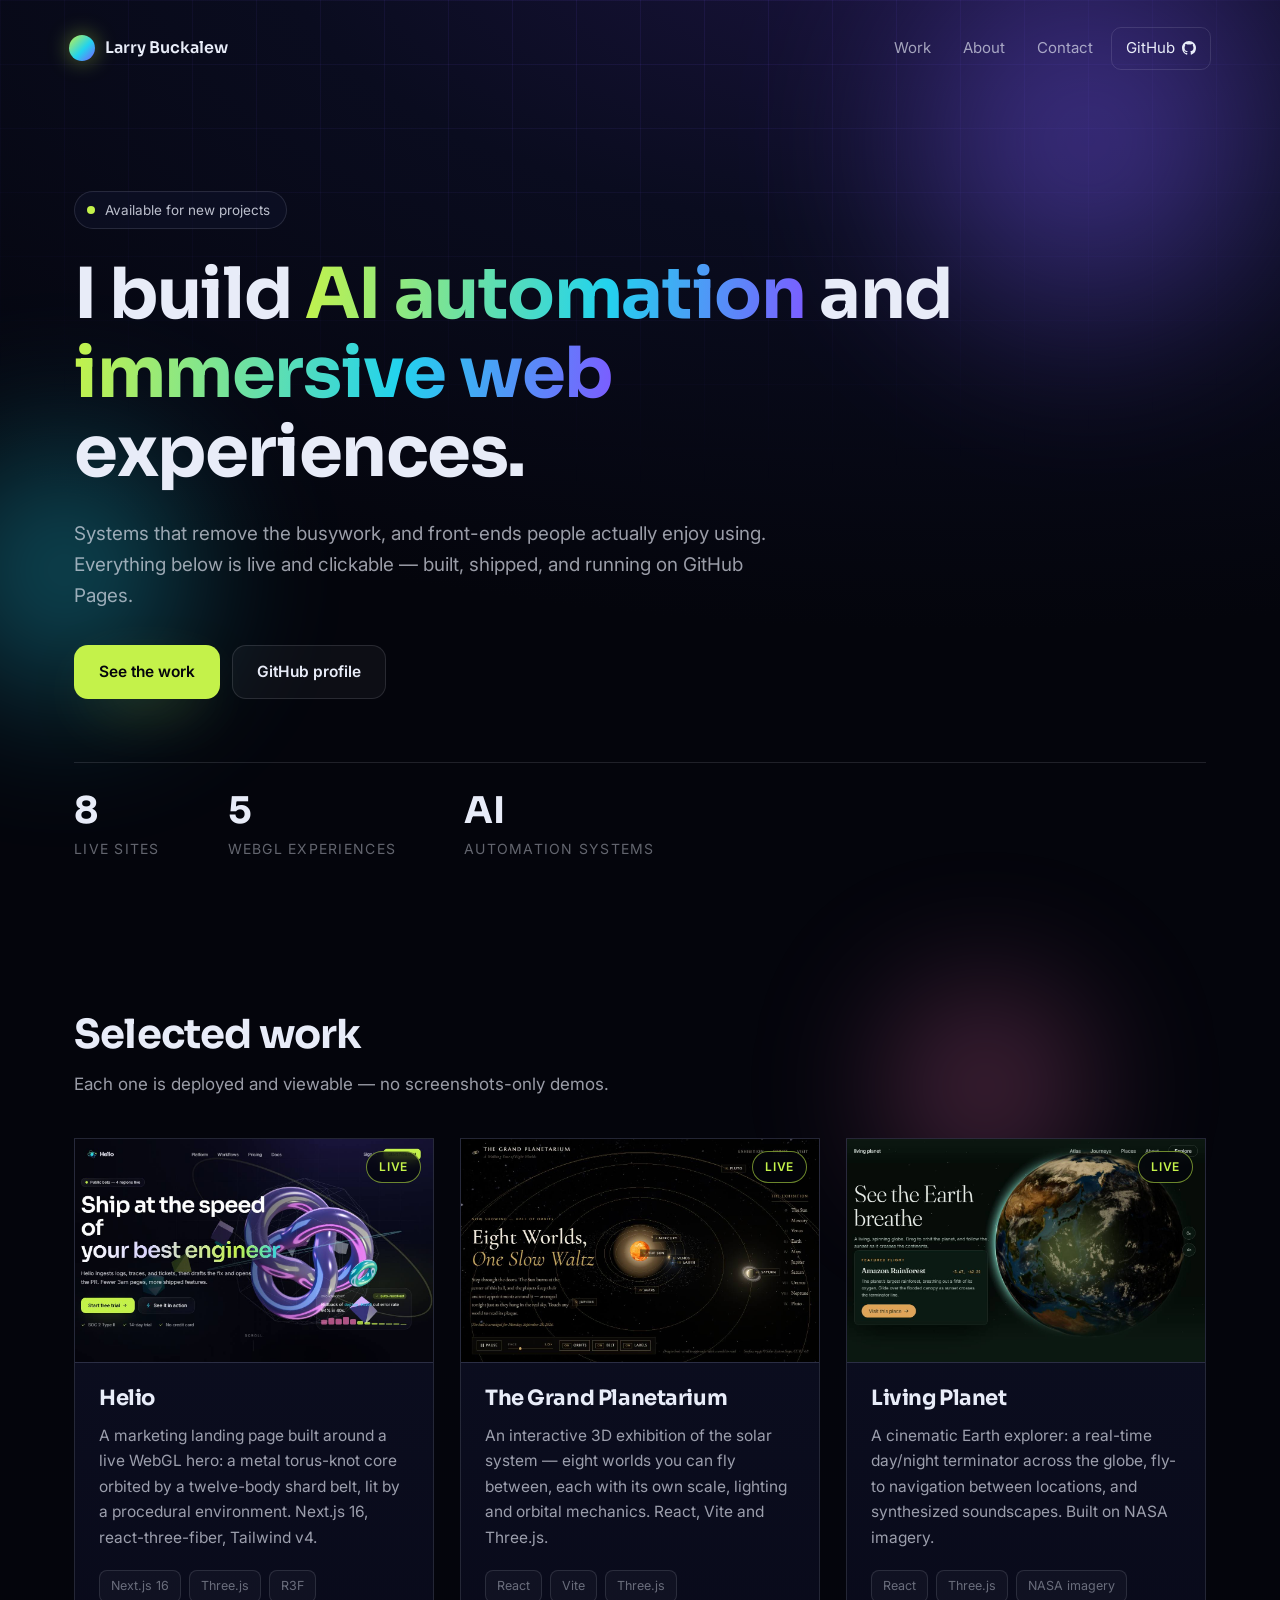
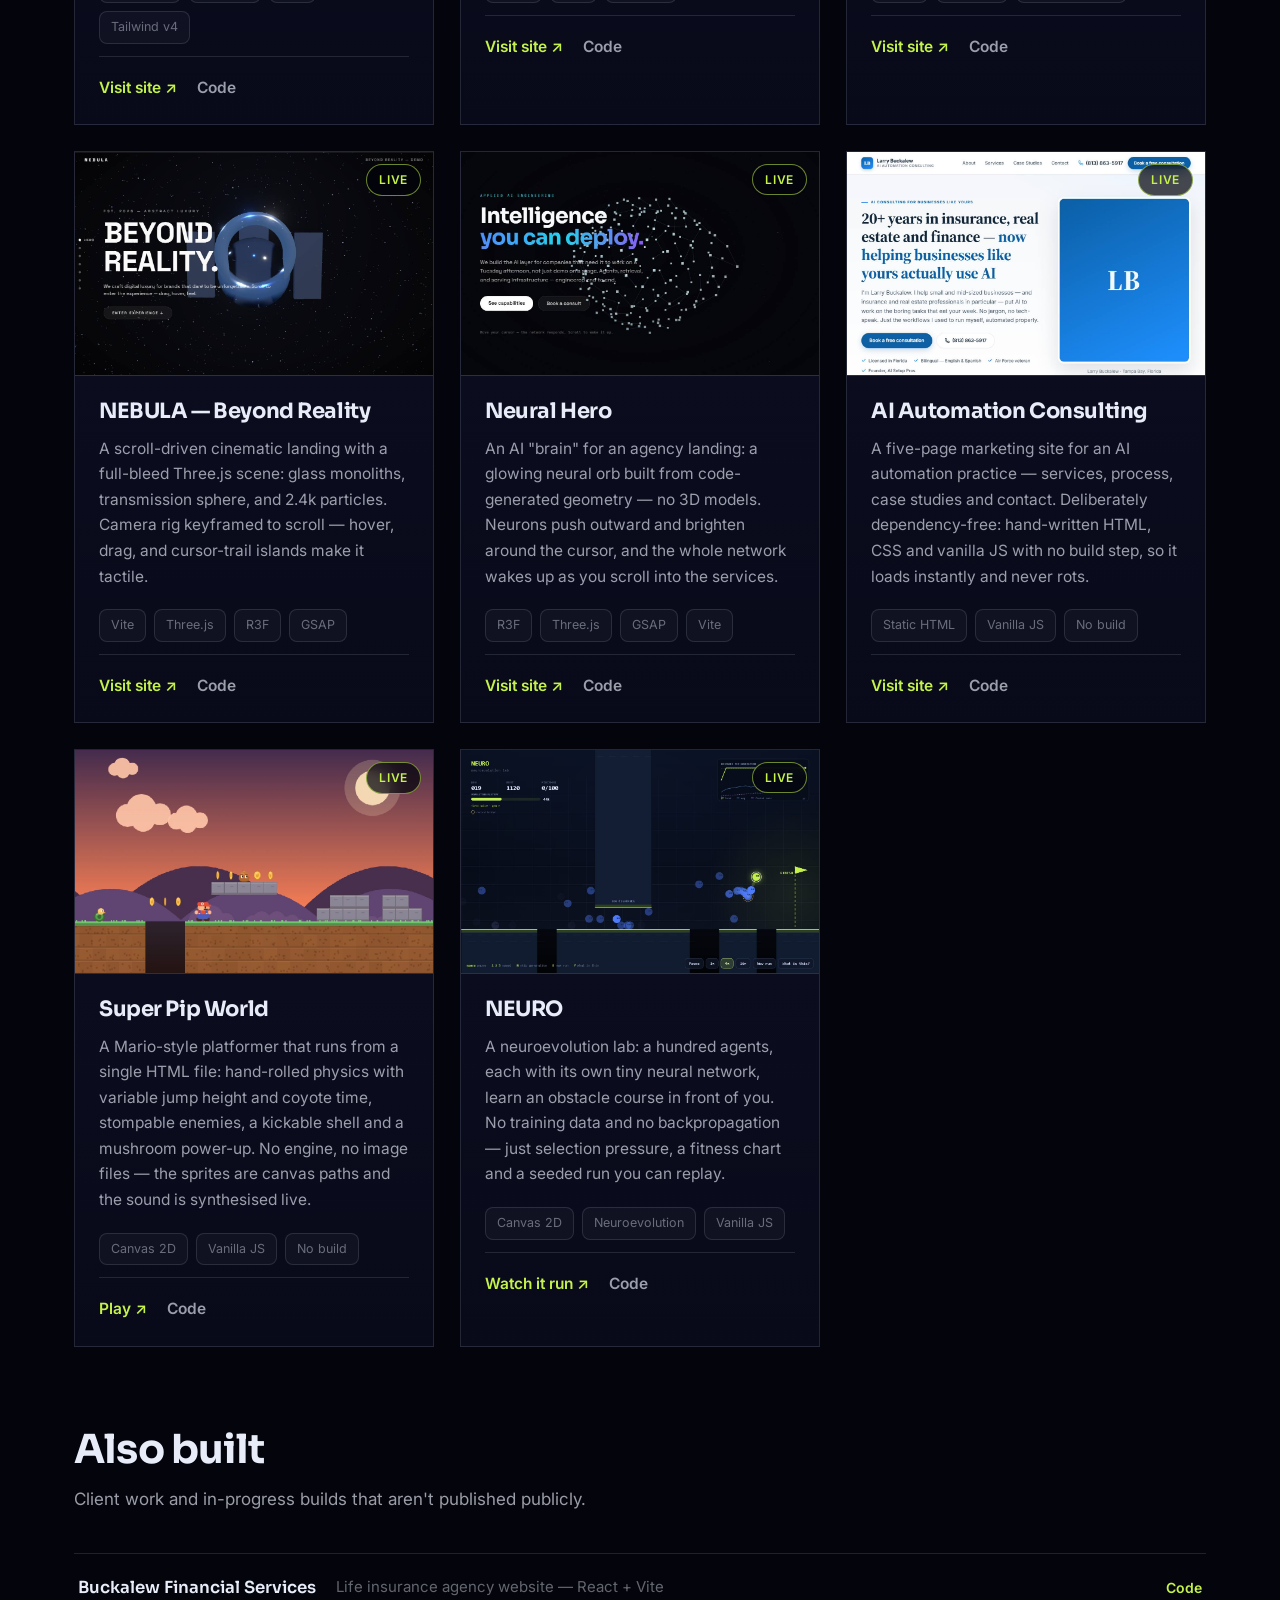
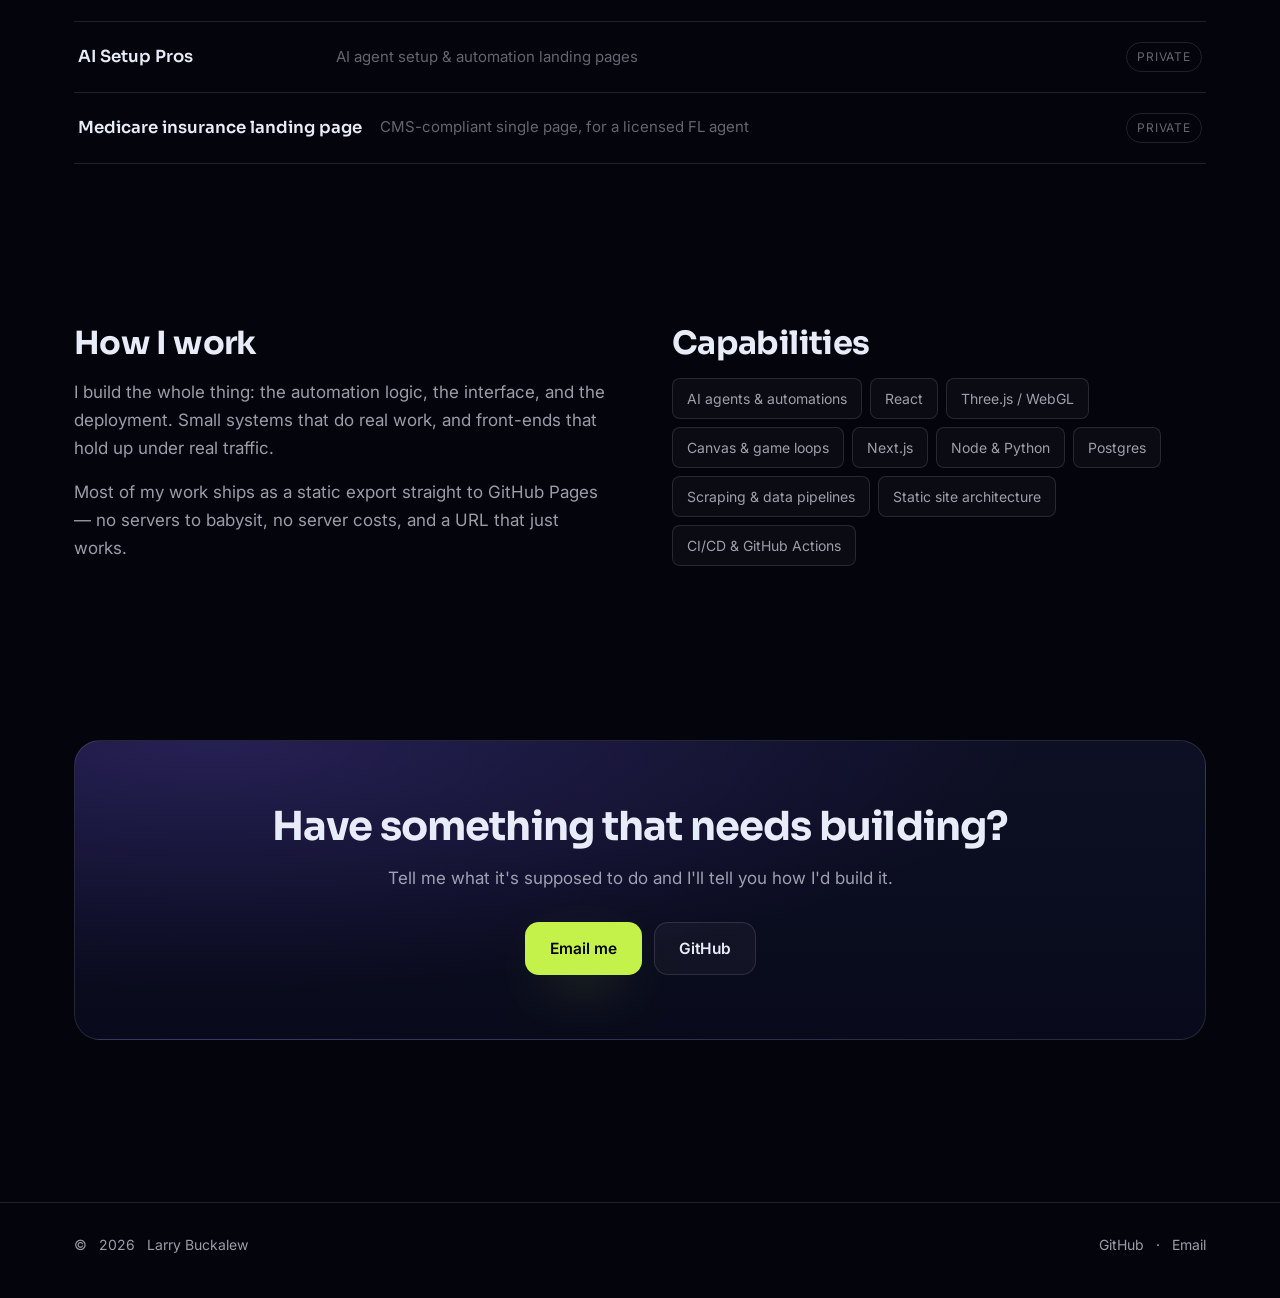
<file: index.html>
<!doctype html>
<html lang="en">
  <head>
    <meta charset="utf-8" />
    <meta name="viewport" content="width=device-width, initial-scale=1" />
    <title>Larry Buckalew — AI automation &amp; immersive web</title>
    <meta
      name="description"
      content="Portfolio of Larry Buckalew: AI automation systems, immersive WebGL experiences, and production front-ends. Live sites you can click through."
    />
    <meta name="author" content="Larry Buckalew" />
    <meta name="theme-color" content="#04050c" />
    <meta name="color-scheme" content="dark" />

    <link rel="canonical" href="https://larrybuckalew.github.io/" />
    <link rel="icon" href="assets/img/favicon.svg" type="image/svg+xml" />

    <meta property="og:type" content="website" />
    <meta property="og:url" content="https://larrybuckalew.github.io/" />
    <meta property="og:site_name" content="Larry Buckalew" />
    <meta property="og:title" content="Larry Buckalew — AI automation &amp; immersive web" />
    <meta
      property="og:description"
      content="AI automation systems, immersive WebGL experiences, and production front-ends."
    />
    <meta property="og:image" content="https://larrybuckalew.github.io/assets/img/og.png" />
    <meta property="og:image:width" content="1200" />
    <meta property="og:image:height" content="630" />
    <meta name="twitter:card" content="summary_large_image" />

    <link rel="preconnect" href="https://fonts.googleapis.com" />
    <link rel="preconnect" href="https://fonts.gstatic.com" crossorigin />
    <link
      href="https://fonts.googleapis.com/css2?family=Inter:wght@400;500;600&family=Sora:wght@600;700&display=swap"
      rel="stylesheet"
    />
    <link rel="stylesheet" href="assets/css/style.css" />
  </head>

  <body>
    <a class="skip" href="#main">Skip to content</a>

    <div class="backdrop" aria-hidden="true">
      <div class="backdrop__grid"></div>
      <div class="backdrop__orb backdrop__orb--a"></div>
      <div class="backdrop__orb backdrop__orb--b"></div>
      <div class="backdrop__orb backdrop__orb--c"></div>
    </div>

    <header class="nav" id="top">
      <div class="shell nav__inner">
        <a class="nav__brand" href="#top">
          <span class="nav__mark" aria-hidden="true"></span>
          <span>Larry Buckalew</span>
        </a>
        <nav class="nav__links" aria-label="Primary">
          <a href="#work">Work</a>
          <a href="#about">About</a>
          <a href="#contact">Contact</a>
          <a
            class="nav__gh"
            href="https://github.com/larrybuckalew"
            target="_blank"
            rel="noopener"
          >
            GitHub
            <svg viewBox="0 0 16 16" width="14" height="14" aria-hidden="true">
              <path
                fill="currentColor"
                d="M8 0C3.58 0 0 3.58 0 8c0 3.54 2.29 6.53 5.47 7.59.4.07.55-.17.55-.38 0-.19-.01-.82-.01-1.49-2.01.37-2.53-.49-2.69-.94-.09-.23-.48-.94-.82-1.13-.28-.15-.68-.52-.01-.53.63-.01 1.08.58 1.23.82.72 1.21 1.87.87 2.33.66.07-.52.28-.87.51-1.07-1.78-.2-3.64-.89-3.64-3.95 0-.87.31-1.59.82-2.15-.08-.2-.36-1.02.08-2.12 0 0 .67-.21 2.2.82a7.4 7.4 0 0 1 2-.27c.68 0 1.36.09 2 .27 1.53-1.04 2.2-.82 2.2-.82.44 1.1.16 1.92.08 2.12.51.56.82 1.27.82 2.15 0 3.07-1.87 3.75-3.65 3.95.29.25.54.73.54 1.48 0 1.07-.01 1.93-.01 2.2 0 .21.15.46.55.38A8.01 8.01 0 0 0 16 8c0-4.42-3.58-8-8-8Z"
              />
            </svg>
          </a>
        </nav>
      </div>
    </header>

    <main id="main">
      <section class="hero">
        <div class="shell">
          <p class="eyebrow"><span class="dot"></span> Available for new projects</p>
          <h1 class="hero__title">
            I build <span class="grad">AI automation</span> and
            <span class="grad">immersive web</span> experiences.
          </h1>
          <p class="hero__lede">
            Systems that remove the busywork, and front-ends people actually enjoy
            using. Everything below is live and clickable — built, shipped, and
            running on GitHub Pages.
          </p>
          <div class="hero__actions">
            <a class="btn btn--primary" href="#work">See the work</a>
            <a class="btn" href="https://github.com/larrybuckalew" target="_blank" rel="noopener">
              GitHub profile
            </a>
          </div>

          <dl class="stats">
            <div><dt>8</dt><dd>Live sites</dd></div>
            <div><dt>5</dt><dd>WebGL experiences</dd></div>
            <div><dt>AI</dt><dd>Automation systems</dd></div>
          </dl>
        </div>
      </section>

      <section class="section" id="work">
        <div class="shell">
          <div class="section__head">
            <h2>Selected work</h2>
            <p>Each one is deployed and viewable — no screenshots-only demos.</p>
          </div>

          <div class="grid">
            <article class="card">
              <a
                class="card__shot"
                href="https://larrybuckalew.github.io/hero3d-landing/"
                target="_blank"
                rel="noopener"
                aria-label="Open Helio, the 3D hero landing page"
              >
                <img
                  src="assets/img/projects/hero3d-landing.jpg"
                  alt="Helio — a dark neon landing page with a glowing 3D shard cluster"
                  width="1200"
                  height="750"
                  loading="lazy"
                  decoding="async"
                />
                <span class="card__badge">Live</span>
              </a>
              <div class="card__body">
                <h3>Helio</h3>
                <p>
                  A marketing landing page built around a live WebGL hero: a metal
                  torus-knot core orbited by a twelve-body shard belt, lit by a
                  procedural environment. Next.js 16, react-three-fiber, Tailwind v4.
                </p>
                <ul class="tags">
                  <li>Next.js 16</li><li>Three.js</li><li>R3F</li><li>Tailwind v4</li>
                </ul>
                <p class="card__links">
                  <a href="https://larrybuckalew.github.io/hero3d-landing/" target="_blank" rel="noopener">Visit site ↗</a>
                  <a href="https://github.com/larrybuckalew/hero3d-landing" target="_blank" rel="noopener">Code</a>
                </p>
              </div>
            </article>

            <article class="card">
              <a
                class="card__shot"
                href="https://larrybuckalew.github.io/grand-planetarium/"
                target="_blank"
                rel="noopener"
                aria-label="Open The Grand Planetarium"
              >
                <img
                  src="assets/img/projects/grand-planetarium.jpg"
                  alt="The Grand Planetarium — an interactive 3D model of the solar system"
                  width="1200"
                  height="750"
                  loading="lazy"
                  decoding="async"
                />
                <span class="card__badge">Live</span>
              </a>
              <div class="card__body">
                <h3>The Grand Planetarium</h3>
                <p>
                  An interactive 3D exhibition of the solar system — eight worlds you
                  can fly between, each with its own scale, lighting and orbital
                  mechanics. React, Vite and Three.js.
                </p>
                <ul class="tags">
                  <li>React</li><li>Vite</li><li>Three.js</li>
                </ul>
                <p class="card__links">
                  <a href="https://larrybuckalew.github.io/grand-planetarium/" target="_blank" rel="noopener">Visit site ↗</a>
                  <a href="https://github.com/larrybuckalew/grand-planetarium" target="_blank" rel="noopener">Code</a>
                </p>
              </div>
            </article>

            <article class="card">
              <a
                class="card__shot"
                href="https://larrybuckalew.github.io/living-planet/"
                target="_blank"
                rel="noopener"
                aria-label="Open Living Planet"
              >
                <img
                  src="assets/img/projects/living-planet.jpg"
                  alt="Living Planet — a cinematic 3D globe with a day and night terminator"
                  width="1200"
                  height="750"
                  loading="lazy"
                  decoding="async"
                />
                <span class="card__badge">Live</span>
              </a>
              <div class="card__body">
                <h3>Living Planet</h3>
                <p>
                  A cinematic Earth explorer: a real-time day/night terminator across
                  the globe, fly-to navigation between locations, and synthesized
                  soundscapes. Built on NASA imagery.
                </p>
                <ul class="tags">
                  <li>React</li><li>Three.js</li><li>NASA imagery</li>
                </ul>
                <p class="card__links">
                  <a href="https://larrybuckalew.github.io/living-planet/" target="_blank" rel="noopener">Visit site ↗</a>
                  <a href="https://github.com/larrybuckalew/living-planet" target="_blank" rel="noopener">Code</a>
                </p>
              </div>
            </article>

            <article class="card">
              <a
                class="card__shot"
                href="https://larrybuckalew.github.io/nebula-demo/"
                target="_blank"
                rel="noopener"
                aria-label="Open NEBULA, the scroll-driven 3D luxury demo"
              >
                <img
                  src="assets/img/projects/nebula-demo.jpg?v=2"
                  alt="NEBULA — scroll-driven abstract luxury 3D demo with glass monoliths and particles"
                  width="1200"
                  height="750"
                  loading="lazy"
                  decoding="async"
                />
                <span class="card__badge">Live</span>
              </a>
              <div class="card__body">
                <h3>NEBULA — Beyond Reality</h3>
                <p>
                  A scroll-driven cinematic landing with a full-bleed Three.js
                  scene: glass monoliths, transmission sphere, and 2.4k particles.
                  Camera rig keyframed to scroll — hover, drag, and cursor-trail
                  islands make it tactile.
                </p>
                <ul class="tags">
                  <li>Vite</li><li>Three.js</li><li>R3F</li><li>GSAP</li>
                </ul>
                <p class="card__links">
                  <a href="https://larrybuckalew.github.io/nebula-demo/" target="_blank" rel="noopener">Visit site ↗</a>
                  <a href="https://github.com/larrybuckalew/nebula-demo" target="_blank" rel="noopener">Code</a>
                </p>
              </div>
            </article>

            <article class="card">
              <a
                class="card__shot"
                href="https://larrybuckalew.github.io/neural-hero/"
                target="_blank"
                rel="noopener"
                aria-label="Open Neural Hero, the cursor-reactive AI brain hero"
              >
                <img
                  src="assets/img/projects/neural-hero.jpg"
                  alt="Neural Hero — a glowing neuron orb that reacts to the cursor beneath the headline"
                  width="1200"
                  height="750"
                  loading="lazy"
                  decoding="async"
                />
                <span class="card__badge">Live</span>
              </a>
              <div class="card__body">
                <h3>Neural Hero</h3>
                <p>
                  An AI "brain" for an agency landing: a glowing neural orb built
                  from code-generated geometry — no 3D models. Neurons push
                  outward and brighten around the cursor, and the whole network
                  wakes up as you scroll into the services.
                </p>
                <ul class="tags">
                  <li>R3F</li><li>Three.js</li><li>GSAP</li><li>Vite</li>
                </ul>
                <p class="card__links">
                  <a href="https://larrybuckalew.github.io/neural-hero/" target="_blank" rel="noopener">Visit site ↗</a>
                  <a href="https://github.com/larrybuckalew/neural-hero" target="_blank" rel="noopener">Code</a>
                </p>
              </div>
            </article>

            <article class="card">
              <a
                class="card__shot"
                href="https://larrybuckalew.github.io/larrybuckalew-consulting/"
                target="_blank"
                rel="noopener"
                aria-label="Open the AI automation consulting site"
              >
                <img
                  src="assets/img/projects/consulting.jpg"
                  alt="Five-page AI automation consulting website"
                  width="1200"
                  height="750"
                  loading="lazy"
                  decoding="async"
                />
                <span class="card__badge">Live</span>
              </a>
              <div class="card__body">
                <h3>AI Automation Consulting</h3>
                <p>
                  A five-page marketing site for an AI automation practice — services,
                  process, case studies and contact. Deliberately dependency-free:
                  hand-written HTML, CSS and vanilla JS with no build step, so it
                  loads instantly and never rots.
                </p>
                <ul class="tags">
                  <li>Static HTML</li><li>Vanilla JS</li><li>No build</li>
                </ul>
                <p class="card__links">
                  <a href="https://larrybuckalew.github.io/larrybuckalew-consulting/" target="_blank" rel="noopener">Visit site ↗</a>
                  <a href="https://github.com/larrybuckalew/larrybuckalew-consulting" target="_blank" rel="noopener">Code</a>
                </p>
              </div>
            </article>

            <article class="card">
              <a
                class="card__shot"
                href="https://larrybuckalew.github.io/super-pip-world/"
                target="_blank"
                rel="noopener"
                aria-label="Play Super Pip World, a browser platformer"
              >
                <img
                  src="assets/img/projects/super-pip-world.jpg"
                  alt="Super Pip World — a sunset platformer level with a plumber, floating platforms and coins"
                  width="1200"
                  height="750"
                  loading="lazy"
                  decoding="async"
                />
                <span class="card__badge">Live</span>
              </a>
              <div class="card__body">
                <h3>Super Pip World</h3>
                <p>
                  A Mario-style platformer that runs from a single HTML file: hand-rolled
                  physics with variable jump height and coyote time, stompable enemies, a
                  kickable shell and a mushroom power-up. No engine, no image files — the
                  sprites are canvas paths and the sound is synthesised live.
                </p>
                <ul class="tags">
                  <li>Canvas 2D</li><li>Vanilla JS</li><li>No build</li>
                </ul>
                <p class="card__links">
                  <a href="https://larrybuckalew.github.io/super-pip-world/" target="_blank" rel="noopener">Play ↗</a>
                  <a href="https://github.com/larrybuckalew/super-pip-world" target="_blank" rel="noopener">Code</a>
                </p>
              </div>
            </article>

            <article class="card">
              <a
                class="card__shot"
                href="https://larrybuckalew.github.io/neuro-lab/"
                target="_blank"
                rel="noopener"
                aria-label="Open NEURO, a neuroevolution lab"
              >
                <img
                  src="assets/img/projects/neuro-lab.jpg?v=4"
                  alt="NEURO — a neuroevolution lab, with agents mid-course and a fitness chart climbing"
                  width="1200"
                  height="750"
                  loading="lazy"
                  decoding="async"
                />
                <span class="card__badge">Live</span>
              </a>
              <div class="card__body">
                <h3>NEURO</h3>
                <p>
                  A neuroevolution lab: a hundred agents, each with its own tiny neural
                  network, learn an obstacle course in front of you. No training data and
                  no backpropagation — just selection pressure, a fitness chart and a
                  seeded run you can replay.
                </p>
                <ul class="tags">
                  <li>Canvas 2D</li><li>Neuroevolution</li><li>Vanilla JS</li>
                </ul>
                <p class="card__links">
                  <a href="https://larrybuckalew.github.io/neuro-lab/" target="_blank" rel="noopener">Watch it run ↗</a>
                  <a href="https://github.com/larrybuckalew/neuro-lab" target="_blank" rel="noopener">Code</a>
                </p>
              </div>
            </article>
          </div>
        </div>

      <section class="section" id="also">
        <div class="shell">
          <div class="section__head">
            <h2>Also built</h2>
            <p>Client work and in-progress builds that aren't published publicly.</p>
          </div>
          <ul class="list">
            <li>
              <span class="list__name">Buckalew Financial Services</span>
              <span class="list__desc">Life insurance agency website — React + Vite</span>
              <a href="https://github.com/larrybuckalew/buckalew-financial" target="_blank" rel="noopener">Code</a>
            </li>
            <li>
              <span class="list__name">AI Setup Pros</span>
              <span class="list__desc">AI agent setup &amp; automation landing pages</span>
              <span class="list__tag">Private</span>
            </li>
            <li>
              <span class="list__name">Medicare insurance landing page</span>
              <span class="list__desc">CMS-compliant single page, for a licensed FL agent</span>
              <span class="list__tag">Private</span>
            </li>
          </ul>
        </div>
      </section>

      <section class="section" id="about">
        <div class="shell about">
          <div class="about__col">
            <h2>How I work</h2>
            <p>
              I build the whole thing: the automation logic, the interface, and the
              deployment. Small systems that do real work, and front-ends that hold up
              under real traffic.
            </p>
            <p>
              Most of my work ships as a static export straight to GitHub Pages — no
              servers to babysit, no server costs, and a URL that just works.
            </p>
          </div>
          <div class="about__col">
            <h2>Capabilities</h2>
            <ul class="tags tags--lg">
              <li>AI agents &amp; automations</li>
              <li>React</li>
              <li>Three.js / WebGL</li>
              <li>Canvas &amp; game loops</li>
              <li>Next.js</li>
              <li>Node &amp; Python</li>
              <li>Postgres</li>
              <li>Scraping &amp; data pipelines</li>
              <li>Static site architecture</li>
              <li>CI/CD &amp; GitHub Actions</li>
            </ul>
          </div>
        </div>
      </section>

      <section class="section" id="contact">
        <div class="shell">
          <div class="cta">
            <h2>Have something that needs building?</h2>
            <p>Tell me what it's supposed to do and I'll tell you how I'd build it.</p>
            <div class="cta__actions">
              <a class="btn btn--primary" href="mailto:larry.buckalew@gmail.com">Email me</a>
              <a class="btn" href="https://github.com/larrybuckalew" target="_blank" rel="noopener">GitHub</a>
            </div>
          </div>
        </div>
      </section>

      </section>
    </main>

    <footer class="footer">
      <div class="shell footer__inner">
        <p>© <span id="year">2026</span> Larry Buckalew</p>
        <p>
          <a href="https://github.com/larrybuckalew" target="_blank" rel="noopener">GitHub</a>
          <span aria-hidden="true">·</span>
          <a href="mailto:larry.buckalew@gmail.com">Email</a>
        </p>
      </div>
    </footer>

    <script src="assets/js/main.js" defer></script>
  </body>
</html>
</file>
<file: assets/css/style.css>
/* ==========================================================================
   Larry Buckalew — portfolio hub
   Static, no build step. Same dark/neon language as the Helio landing page.
   ========================================================================== */

:root {
  --void: #04050c;
  --ink: #0a0c1f;
  --ink-2: #10132a;
  --volt: #c4f24a;
  --ion: #22d3ee;
  --plasma: #7c5cff;
  --magenta: #f472b6;
  --text: #e8ecf8;
  --muted: rgba(232, 236, 248, 0.66);
  --faint: rgba(232, 236, 248, 0.42);
  --line: rgba(232, 236, 248, 0.12);
  --glass: rgba(16, 19, 42, 0.55);
  --shell: 1180px;
  --font: "Inter", system-ui, -apple-system, "Segoe UI", sans-serif;
  --display: "Sora", var(--font);
}

*,
*::before,
*::after {
  box-sizing: border-box;
}

html {
  scroll-behavior: smooth;
  scroll-padding-top: 90px;
}

body {
  margin: 0;
  background: var(--void);
  color: var(--text);
  font-family: var(--font);
  font-size: 17px;
  line-height: 1.65;
  -webkit-font-smoothing: antialiased;
  overflow-x: hidden;
}

img {
  max-width: 100%;
  display: block;
}

a {
  color: inherit;
  text-decoration: none;
}

h1,
h2,
h3 {
  font-family: var(--display);
  line-height: 1.12;
  letter-spacing: -0.02em;
  margin: 0;
}

p {
  margin: 0 0 1rem;
  color: var(--muted);
}

.shell {
  width: 100%;
  max-width: var(--shell);
  margin-inline: auto;
  padding-inline: 24px;
}

.skip {
  position: absolute;
  left: -9999px;
  top: 0;
  z-index: 100;
  background: var(--volt);
  color: var(--void);
  padding: 12px 18px;
  border-radius: 0 0 12px 0;
  font-weight: 600;
}
.skip:focus {
  left: 0;
}

:where(a, button, [tabindex]):focus-visible {
  outline: 2px solid var(--volt);
  outline-offset: 3px;
  border-radius: 6px;
}

/* ------------------------------------------------------------- backdrop */
.backdrop {
  position: fixed;
  inset: 0;
  z-index: -1;
  pointer-events: none;
  background: radial-gradient(
    120% 80% at 75% -10%,
    #1b1440 0%,
    #0a0c1f 45%,
    #04050c 100%
  );
}

.backdrop__grid {
  position: absolute;
  inset: 0;
  background-image:
    linear-gradient(rgba(124, 92, 255, 0.09) 1px, transparent 1px),
    linear-gradient(90deg, rgba(124, 92, 255, 0.09) 1px, transparent 1px);
  background-size: 64px 64px;
  mask-image: radial-gradient(100% 70% at 50% 0%, #000 10%, transparent 78%);
}

.backdrop__orb {
  position: absolute;
  border-radius: 50%;
  filter: blur(70px);
  opacity: 0.5;
}
.backdrop__orb--a {
  width: 46vw;
  height: 46vw;
  top: -12vw;
  right: -8vw;
  background: radial-gradient(circle, var(--plasma), transparent 65%);
  animation: drift 26s ease-in-out infinite;
}
.backdrop__orb--b {
  width: 30vw;
  height: 30vw;
  top: 42vh;
  left: -10vw;
  background: radial-gradient(circle, var(--ion), transparent 65%);
  animation: drift 32s ease-in-out infinite reverse;
}
.backdrop__orb--c {
  width: 22vw;
  height: 22vw;
  top: 105vh;
  right: 12vw;
  background: radial-gradient(circle, var(--magenta), transparent 65%);
  animation: drift 38s ease-in-out infinite;
}

@keyframes drift {
  0%,
  100% {
    transform: translate3d(0, 0, 0) scale(1);
  }
  50% {
    transform: translate3d(3vw, -4vh, 0) scale(1.12);
  }
}

/* ------------------------------------------------------------------ nav */
.nav {
  position: sticky;
  top: 0;
  z-index: 50;
  padding-top: 14px;
}

.nav__inner {
  display: flex;
  align-items: center;
  justify-content: space-between;
  gap: 16px;
  padding: 12px 18px;
  border-radius: 16px;
  border: 1px solid transparent;
  background: transparent;
  transition: background 0.3s ease, border-color 0.3s ease;
}

.nav.is-stuck .nav__inner {
  background: var(--glass);
  border-color: var(--line);
  backdrop-filter: blur(14px) saturate(140%);
  -webkit-backdrop-filter: blur(14px) saturate(140%);
  box-shadow: 0 18px 50px -30px rgba(124, 92, 255, 0.9);
}

.nav__brand {
  display: inline-flex;
  align-items: center;
  gap: 10px;
  font-family: var(--display);
  font-weight: 600;
  font-size: 16px;
}

.nav__mark {
  width: 26px;
  height: 26px;
  border-radius: 50%;
  background: linear-gradient(135deg, var(--volt), var(--ion) 55%, var(--plasma));
  box-shadow: 0 0 22px rgba(196, 242, 74, 0.45);
}

.nav__links {
  display: flex;
  align-items: center;
  gap: 4px;
  font-size: 15px;
}

.nav__links a {
  padding: 8px 14px;
  border-radius: 10px;
  color: var(--muted);
  transition: color 0.2s ease, background 0.2s ease;
}
.nav__links a:hover {
  color: #fff;
  background: rgba(255, 255, 255, 0.06);
}

.nav__gh {
  display: inline-flex;
  align-items: center;
  gap: 7px;
  border: 1px solid var(--line) !important;
  color: var(--text) !important;
}
/* ----------------------------------------------------------------- hero */
.hero {
  padding: clamp(72px, 12vh, 132px) 0 clamp(56px, 8vh, 96px);
}

.eyebrow {
  display: inline-flex;
  align-items: center;
  gap: 10px;
  margin: 0 0 26px;
  padding: 7px 16px 7px 12px;
  border-radius: 999px;
  border: 1px solid var(--line);
  background: var(--glass);
  font-size: 13.5px;
  color: rgba(232, 236, 248, 0.8);
}

.dot {
  width: 8px;
  height: 8px;
  border-radius: 50%;
  background: var(--volt);
  box-shadow: 0 0 0 0 rgba(196, 242, 74, 0.6);
  animation: pulse 2.4s infinite;
}

@keyframes pulse {
  70% {
    box-shadow: 0 0 0 9px rgba(196, 242, 74, 0);
  }
  100% {
    box-shadow: 0 0 0 0 rgba(196, 242, 74, 0);
  }
}

.hero__title {
  font-size: clamp(2.5rem, 6.4vw, 4.4rem);
  font-weight: 700;
  max-width: 18ch;
}

.grad {
  background: linear-gradient(96deg, var(--volt), var(--ion) 60%, var(--plasma));
  -webkit-background-clip: text;
  background-clip: text;
  color: transparent;
}

.hero__lede {
  max-width: 58ch;
  margin-top: 26px;
  font-size: clamp(1.02rem, 1.6vw, 1.18rem);
}

.hero__actions {
  display: flex;
  flex-wrap: wrap;
  gap: 12px;
  margin-top: 34px;
}

.btn {
  display: inline-flex;
  align-items: center;
  gap: 8px;
  padding: 13px 24px;
  border-radius: 14px;
  border: 1px solid var(--line);
  background: rgba(255, 255, 255, 0.04);
  color: var(--text);
  font-weight: 600;
  font-size: 15.5px;
  transition: transform 0.2s ease, filter 0.2s ease, background 0.2s ease;
}
.btn:hover {
  transform: translateY(-2px);
  background: rgba(255, 255, 255, 0.08);
}

.btn--primary {
  background: var(--volt);
  color: var(--void);
  border-color: transparent;
  box-shadow: 0 20px 60px -22px rgba(196, 242, 74, 0.7);
}
.btn--primary:hover {
  filter: brightness(1.08);
}

.stats {
  display: flex;
  flex-wrap: wrap;
  gap: clamp(28px, 6vw, 68px);
  margin: clamp(48px, 7vh, 76px) 0 0;
  padding-top: 30px;
  border-top: 1px solid var(--line);
}
.stats div {
  margin: 0;
}
.stats dt {
  font-family: var(--display);
  font-size: clamp(1.7rem, 3.4vw, 2.3rem);
  font-weight: 700;
  line-height: 1;
}
.stats dd {
  margin: 8px 0 0;
  font-size: 14px;
  color: var(--faint);
  text-transform: uppercase;
  letter-spacing: 0.09em;
}

/* -------------------------------------------------------------- section */
.section {
  padding: clamp(56px, 9vh, 96px) 0;
}

.section__head {
  margin-bottom: 40px;
}
.section__head h2 {
  font-size: clamp(1.8rem, 3.6vw, 2.5rem);
}
.section__head p {
  margin: 12px 0 0;
  max-width: 52ch;
}

/* ---------------------------------------------------------------- cards */
.grid {
  display: grid;
  grid-template-columns: repeat(auto-fit, minmax(330px, 1fr));
  gap: 26px;
}

.card {
  display: flex;
  flex-direction: column;
  border-radius: var(--radius);
  border: 1px solid var(--line);
  background: linear-gradient(
    180deg,
    rgba(16, 19, 42, 0.72),
    rgba(10, 12, 31, 0.72)
  );
  overflow: hidden;
  transition: transform 0.3s ease, border-color 0.3s ease, box-shadow 0.3s ease;
}
.card:hover {
  transform: translateY(-6px);
  border-color: rgba(196, 242, 74, 0.4);
  box-shadow: 0 30px 70px -40px rgba(124, 92, 255, 0.9);
}

.card__shot {
  position: relative;
  display: block;
  aspect-ratio: 16 / 10;
  overflow: hidden;
  background: var(--ink-2);
  border-bottom: 1px solid var(--line);
}
.card__shot img {
  width: 100%;
  height: 100%;
  object-fit: cover;
  transition: transform 0.5s ease;
}
.card:hover .card__shot img {
  transform: scale(1.05);
}

.card__badge {
  position: absolute;
  top: 12px;
  right: 12px;
  padding: 5px 12px;
  border-radius: 999px;
  background: rgba(4, 5, 12, 0.72);
  border: 1px solid rgba(196, 242, 74, 0.55);
  color: var(--volt);
  font-size: 12px;
  font-weight: 600;
  letter-spacing: 0.06em;
  text-transform: uppercase;
  backdrop-filter: blur(6px);
}

.card__body {
  display: flex;
  flex-direction: column;
  flex: 1;
  padding: 24px;
}
.card__body h3 {
  font-size: 1.32rem;
}
.card__body p {
  margin: 12px 0 0;
  font-size: 15.5px;
}

.tags {
  display: flex;
  flex-wrap: wrap;
  gap: 8px;
  margin: 20px 0 0;
  padding: 0;
  list-style: none;
}
.tags li {
  padding: 5px 11px;
  border-radius: 8px;
  border: 1px solid var(--line);
  background: rgba(255, 255, 255, 0.03);
  font-size: 12.5px;
  color: var(--faint);
}

.tags--lg li {
  padding: 8px 14px;
  font-size: 14px;
  color: var(--muted);
}

.card__links {
  display: flex;
  gap: 20px;
  margin: 24px 0 0;
  padding-top: 18px;
  border-top: 1px solid var(--line);
  font-size: 14.5px;
  font-weight: 600;
}
.card__links a {
  color: var(--volt);
}
.card__links a:last-child {
  color: var(--muted);
}
.card__links a:hover {
  text-decoration: underline;
}

/* ----------------------------------------------------------------- list */
.list {
  margin: 0;
  padding: 0;
  list-style: none;
  border-top: 1px solid var(--line);
}
.list li {
  display: flex;
  align-items: center;
  gap: 18px;
  flex-wrap: wrap;
  padding: 20px 4px;
  border-bottom: 1px solid var(--line);
  transition: background 0.2s ease;
}
.list li:hover {
  background: rgba(255, 255, 255, 0.025);
}
.list__name {
  font-family: var(--display);
  font-weight: 600;
  font-size: 1.04rem;
  min-width: 240px;
}
.list__desc {
  flex: 1;
  font-size: 15px;
  color: var(--faint);
}
.list li a {
  font-size: 14px;
  font-weight: 600;
  color: var(--volt);
}
.list li a:hover {
  text-decoration: underline;
}
.list__tag {
  padding: 4px 10px;
  border-radius: 999px;
  border: 1px solid var(--line);
  font-size: 12px;
  color: var(--faint);
  text-transform: uppercase;
  letter-spacing: 0.07em;
}

/* ---------------------------------------------------------------- about */
.about {
  display: grid;
  grid-template-columns: repeat(auto-fit, minmax(300px, 1fr));
  gap: clamp(28px, 5vw, 64px);
}
.about h2 {
  font-size: clamp(1.5rem, 3vw, 2rem);
  margin-bottom: 16px;
}
.about .tags {
  margin-top: 4px;
}

/* ------------------------------------------------------------------ cta */
.cta {
  padding: clamp(36px, 6vw, 64px);
  border-radius: 26px;
  border: 1px solid var(--line);
  background:
    radial-gradient(120% 140% at 12% 0%, rgba(124, 92, 255, 0.22), transparent 60%),
    linear-gradient(180deg, rgba(16, 19, 42, 0.8), rgba(10, 12, 31, 0.8));
  text-align: center;
}
.cta h2 {
  font-size: clamp(1.7rem, 3.6vw, 2.5rem);
}
.cta p {
  margin: 14px auto 0;
  max-width: 46ch;
}
.cta__actions {
  display: flex;
  flex-wrap: wrap;
  gap: 12px;
  justify-content: center;
  margin-top: 30px;
}

/* --------------------------------------------------------------- footer */
.footer {
  border-top: 1px solid var(--line);
  padding: 30px 0 42px;
  font-size: 14px;
  color: var(--faint);
}
.footer__inner {
  display: flex;
  flex-wrap: wrap;
  gap: 12px;
  align-items: center;
  justify-content: space-between;
}
.footer p {
  margin: 0;
  display: flex;
  gap: 12px;
  align-items: center;
}
.footer a:hover {
  color: var(--text);
}

/* ------------------------------------------------------------- reveal */
.reveal {
  opacity: 0;
  transform: translateY(18px);
  transition: opacity 0.6s ease, transform 0.6s ease;
}
.reveal.is-in {
  opacity: 1;
  transform: none;
}

/* ---------------------------------------------------------- responsive */
@media (max-width: 720px) {
  body {
    font-size: 16px;
  }
  .nav__links a:not(.nav__gh) {
    display: none;
  }
  .hero__title {
    max-width: none;
  }
  .list__name {
    min-width: 100%;
  }
}

/* ----------------------------------------------------- reduced motion */
@media (prefers-reduced-motion: reduce) {
  html {
    scroll-behavior: auto;
  }
  *,
  *::before,
  *::after {
    animation-duration: 0.001ms !important;
    animation-iteration-count: 1 !important;
    transition-duration: 0.001ms !important;
  }
  .reveal {
    opacity: 1;
    transform: none;
  }
}
</file>
